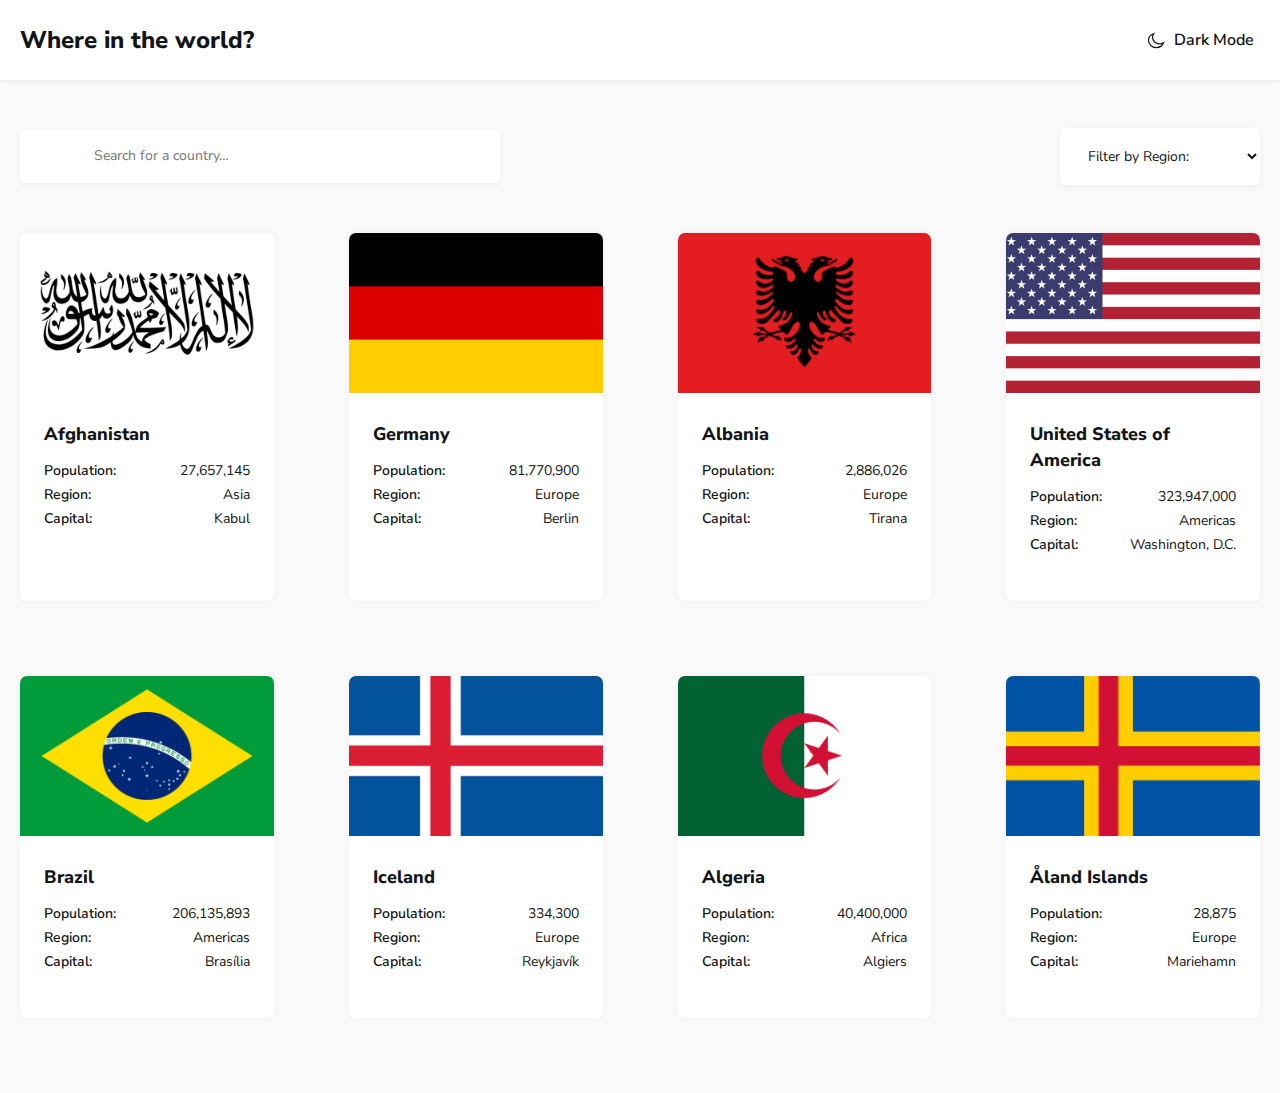
<file: index.html>
<!DOCTYPE html>
<html lang="en">
<head>
    <meta charset="UTF-8">
    <meta http-equiv="X-UA-Compatible" content="IE=edge">
    <meta name="viewport" content="width=device-width, initial-scale=1.0">
    <title>Document</title>

    <!-- STYLESHEET -->
    <link rel="stylesheet" href="css/normalize.css">
    <link rel="stylesheet" href="css/style.css">
</head>
<body>

    <!-- HEADER -->
    <header class="site-header">
        <div class="container site-header-container">
            <a class="site-header-logo" href="index.html">Where in the world?</a>
            <button class="site-header-theme-toggler">
                <span class="site-header-theme-toggler-inner">
                    <svg width="20" height="20" viewBox="0 0 20 20" xmlns="http://www.w3.org/2000/svg">
                        <path fill-rule="evenodd" clip-rule="evenodd" d="M13.5532 13.815C9.66857 13.815 6.51929 10.9278 6.51929 7.36821C6.51929 6.0253 6.96679 4.78158 7.73143 3.75C4.69036 4.69515 2.5 7.33122 2.5 10.4381C2.5 14.3385 5.94929 17.5 10.2036 17.5C13.5929 17.5 16.4696 15.4932 17.5 12.7045C16.375 13.4048 15.0161 13.815 13.5532 13.815Z" fill="#fff" stroke="currentColor" stroke-width="1.25"/>
                    </svg>
                    <span class="site-header-theme-toggler-text">Dark Mode</span>
                </span>
            </button>
        </div>
    </header>


    <!-- MAIN CONTENT -->
    <main class="main-content">
        <div class="container">

            <!-- FILTERS -->
            <section>
                <form class="filters" action="http://echo.htmlacademy.ru" method="GET">
                    <input class="filter-search-input" type="search" name="search" placeholder="Search for a country…" required aria-label="Country name">
                    <select class="filters-region-select" name="region" aria-label="Regions">
                        <option selected disabled>Filter by Region:</option>
                        <option>Africa</option>
                        <option>America</option>
                        <option>Asia</option>
                        <option>Europe</option>
                        <option>Oceania</option>
                    </select>
                </form>
            </section>


            <!-- INDEX-COUNTRIES -->
            <section class="index-conutries">
                <ul class="index-countries-list">
                    <li class="index-countries-item">
                        <div class="index-country">
                            <img class="index-country-flag" src="img/Afghanistan.png" width="264" height="160" alt="Afghanistan" srcset="img/Afghanistan.png 1x, img/Afghanistan@2x.png 2x">
                            <div class="index-country-info">

                                <h3 class="index-country-name">
                                    <a class="index-country-link" href="country.html">
                                        Afghanistan
                                    </a>
                                </h3>
                                <dl class="index-country-details">

                                    <div class="index-country-details-item">
                                        <dt class="index-country-details-title">Population:</dt>
                                        <dd class="index-country-details-value">27,657,145</dd>
                                    </div>

                                    <div class="index-country-details-item">
                                        <dt class="index-country-details-title">Region:</dt>
                                        <dd class="index-country-details-value">Asia</dd>
                                    </div>

                                    <div class="index-country-details-item">
                                        <dt class="index-country-details-title">Capital:</dt>
                                        <dd class="index-country-details-value">Kabul</dd>
                                    </div>

                                </dl>
                            </div>
                        </div>
                    </li>

                    <li class="index-countries-item">
                        <div class="index-country">
                            <img class="index-country-flag" src="img/Germany.png" width="264" height="160" alt="Germany" srcset="img/Germany.png 1x, img/Germany@2x.png 2x">
                            <div class="index-country-info">

                                <h3 class="index-country-name">
                                    <a class="index-country-link" href="country.html">
                                        Germany
                                    </a>
                                </h3>
                                <dl class="index-country-details">

                                    <div class="index-country-details-item">
                                        <dt class="index-country-details-title">Population:</dt>
                                        <dd class="index-country-details-value">81,770,900</dd>
                                    </div>

                                    <div class="index-country-details-item">
                                        <dt class="index-country-details-title">Region:</dt>
                                        <dd class="index-country-details-value">Europe</dd>
                                    </div>

                                    <div class="index-country-details-item">
                                        <dt class="index-country-details-title">Capital:</dt>
                                        <dd class="index-country-details-value">Berlin</dd>
                                    </div>

                                </dl>
                            </div>
                        </div>
                    </li>

                    <li class="index-countries-item">
                        <div class="index-country">
                            <img class="index-country-flag" src="img/Albania.png" width="264" height="160" alt="Albania" srcset="img/Albania.png 1x, img/Albania@2x.png 2x">
                            <div class="index-country-info">

                                <h3 class="index-country-name">
                                    <a class="index-country-link" href="country.html">
                                        Albania
                                    </a>
                                </h3>
                                <dl class="index-country-details">

                                    <div class="index-country-details-item">
                                        <dt class="index-country-details-title">Population:</dt>
                                        <dd class="index-country-details-value">2,886,026</dd>
                                    </div>

                                    <div class="index-country-details-item">
                                        <dt class="index-country-details-title">Region:</dt>
                                        <dd class="index-country-details-value">Europe</dd>
                                    </div>

                                    <div class="index-country-details-item">
                                        <dt class="index-country-details-title">Capital:</dt>
                                        <dd class="index-country-details-value">Tirana</dd>
                                    </div>

                                </dl>
                            </div>
                        </div>
                    </li>

                    <li class="index-countries-item">
                        <div class="index-country">
                            <img class="index-country-flag" src="img/Usa.png" width="264" height="160" alt="USA" srcset="img/Usa.png 1x, img/Usa@2x.png 2x">
                            <div class="index-country-info">

                                <h3 class="index-country-name">
                                    <a class="index-country-link" href="country.html">
                                        United States of America
                                    </a>
                                </h3>
                                <dl class="index-country-details">

                                    <div class="index-country-details-item">
                                        <dt class="index-country-details-title">Population:</dt>
                                        <dd class="index-country-details-value">323,947,000</dd>
                                    </div>

                                    <div class="index-country-details-item">
                                        <dt class="index-country-details-title">Region:</dt>
                                        <dd class="index-country-details-value">Americas</dd>
                                    </div>

                                    <div class="index-country-details-item">
                                        <dt class="index-country-details-title">Capital:</dt>
                                        <dd class="index-country-details-value">Washington, D.C.</dd>
                                    </div>

                                </dl>
                            </div>
                        </div>
                    </li>

                    <li class="index-countries-item">
                        <div class="index-country">
                            <img class="index-country-flag" src="img/Brazil.png" width="264" height="160" alt="Brazil" srcset="img/Brazil.png 1x, img/Brazil@2x.png 2x">
                            <div class="index-country-info">

                                <h3 class="index-country-name">
                                    <a class="index-country-link" href="country.html">
                                        Brazil
                                    </a>
                                </h3>
                                <dl class="index-country-details">

                                    <div class="index-country-details-item">
                                        <dt class="index-country-details-title">Population:</dt>
                                        <dd class="index-country-details-value">206,135,893</dd>
                                    </div>

                                    <div class="index-country-details-item">
                                        <dt class="index-country-details-title">Region:</dt>
                                        <dd class="index-country-details-value">Americas</dd>
                                    </div>

                                    <div class="index-country-details-item">
                                        <dt class="index-country-details-title">Capital:</dt>
                                        <dd class="index-country-details-value">Brasília</dd>
                                    </div>

                                </dl>
                            </div>
                        </div>
                    </li>

                    <li class="index-countries-item">
                        <div class="index-country">
                            <img class="index-country-flag" src="img/Iceland.png" width="264" height="160" alt="Iceland" srcset="img/Iceland.png 1x, img/Iceland@2x.png 2x">
                            <div class="index-country-info">

                                <h3 class="index-country-name">
                                    <a class="index-country-link" href="country.html">
                                        Iceland
                                    </a>
                                </h3>
                                <dl class="index-country-details">

                                    <div class="index-country-details-item">
                                        <dt class="index-country-details-title">Population:</dt>
                                        <dd class="index-country-details-value">334,300</dd>
                                    </div>

                                    <div class="index-country-details-item">
                                        <dt class="index-country-details-title">Region:</dt>
                                        <dd class="index-country-details-value">Europe</dd>
                                    </div>

                                    <div class="index-country-details-item">
                                        <dt class="index-country-details-title">Capital:</dt>
                                        <dd class="index-country-details-value">Reykjavík</dd>
                                    </div>

                                </dl>
                            </div>
                        </div>
                    </li>

                    <li class="index-countries-item">
                        <div class="index-country">
                            <img class="index-country-flag" src="img/Algeria.png" width="264" height="160" alt="Algeria" srcset="img/Algeria.png 1x, img/Algeria.png@2x.png 2x">
                            <div class="index-country-info">

                                <h3 class="index-country-name">
                                    <a class="index-country-link" href="country.html">
                                        Algeria
                                    </a>
                                </h3>
                                <dl class="index-country-details">

                                    <div class="index-country-details-item">
                                        <dt class="index-country-details-title">Population:</dt>
                                        <dd class="index-country-details-value">40,400,000</dd>
                                    </div>

                                    <div class="index-country-details-item">
                                        <dt class="index-country-details-title">Region:</dt>
                                        <dd class="index-country-details-value">Africa</dd>
                                    </div>

                                    <div class="index-country-details-item">
                                        <dt class="index-country-details-title">Capital:</dt>
                                        <dd class="index-country-details-value">Algiers</dd>
                                    </div>

                                </dl>
                            </div>
                        </div>
                    </li>

                    <li class="index-countries-item">
                        <div class="index-country">
                            <img class="index-country-flag" src="img/Aland.png" width="264" height="160" alt="Aland" srcset="img/Aland.png 1x, img/Aland.png@2x.png 2x">
                            <div class="index-country-info">

                                <h3 class="index-country-name">
                                    <a class="index-country-link" href="country.html">
                                        Åland Islands
                                    </a>
                                </h3>
                                <dl class="index-country-details">

                                    <div class="index-country-details-item">
                                        <dt class="index-country-details-title">Population:</dt>
                                        <dd class="index-country-details-value">28,875</dd>
                                    </div>

                                    <div class="index-country-details-item">
                                        <dt class="index-country-details-title">Region:</dt>
                                        <dd class="index-country-details-value">Europe</dd>
                                    </div>

                                    <div class="index-country-details-item">
                                        <dt class="index-country-details-title">Capital:</dt>
                                        <dd class="index-country-details-value">Mariehamn</dd>
                                    </div>

                                </dl>
                            </div>
                        </div>
                    </li>
                </ul>
            </section>

        </div>
    </main>

    <script src="js/main.js"></script>
</body>
</html>
</file>
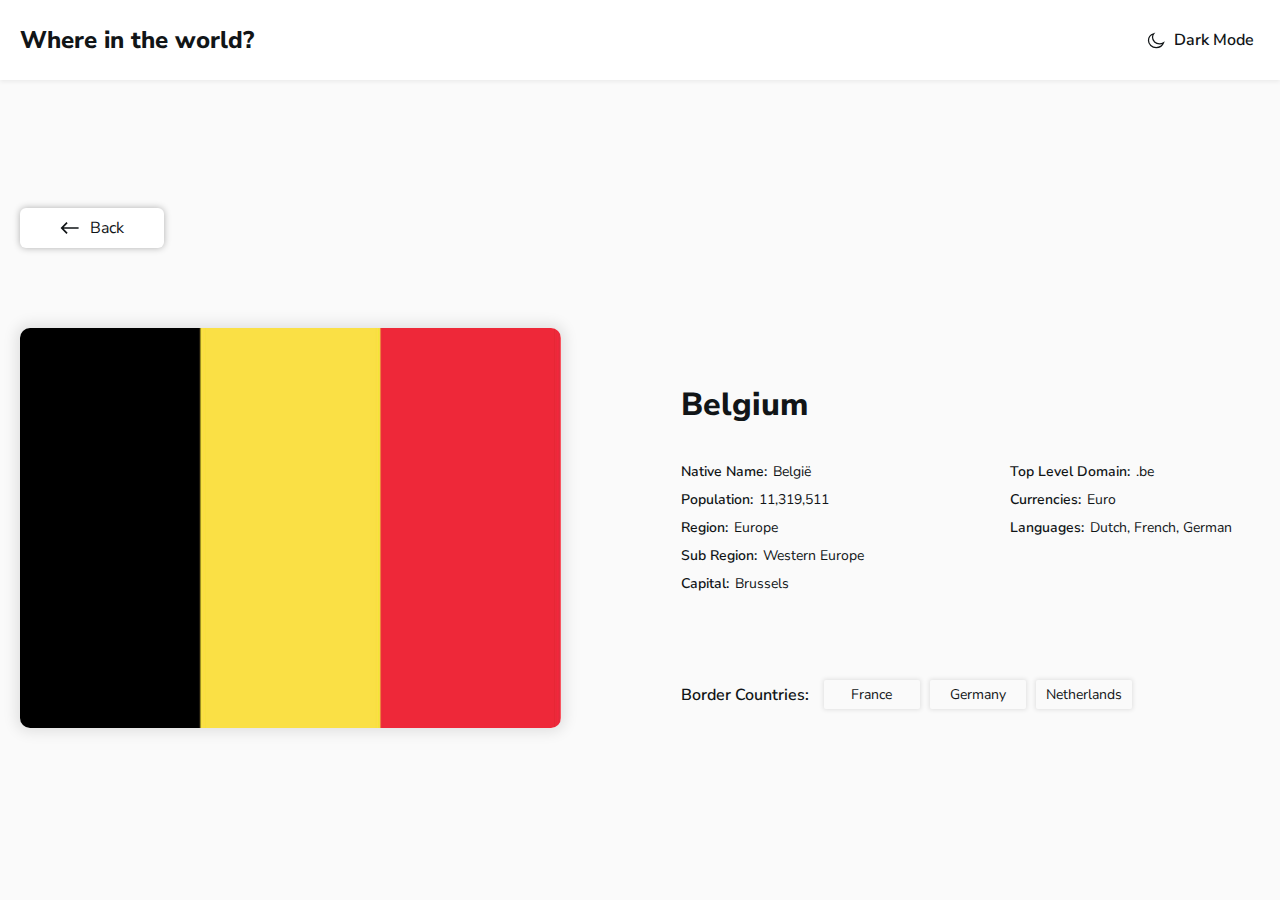
<file: country.html>
<!DOCTYPE html>
<html lang="en">
<head>
    <meta charset="UTF-8">
    <meta http-equiv="X-UA-Compatible" content="IE=edge">
    <meta name="viewport" content="width=device-width, initial-scale=1.0">
    <title>Document</title>

    <!-- STYLESHEET -->
    <link rel="stylesheet" href="css/normalize.css">
    <link rel="stylesheet" href="css/style.css">
</head>
<body>

    <!-- HEADER -->
    <header class="site-header">
        <div class="container site-header-container">
            <a class="site-header-logo" href="index.html">Where in the world?</a>
            <button class="site-header-theme-toggler">
                <span class="site-header-theme-toggler-inner">
                    <svg width="20" height="20" viewBox="0 0 20 20" xmlns="http://www.w3.org/2000/svg">
                        <path fill-rule="evenodd" clip-rule="evenodd" d="M13.5532 13.815C9.66857 13.815 6.51929 10.9278 6.51929 7.36821C6.51929 6.0253 6.96679 4.78158 7.73143 3.75C4.69036 4.69515 2.5 7.33122 2.5 10.4381C2.5 14.3385 5.94929 17.5 10.2036 17.5C13.5929 17.5 16.4696 15.4932 17.5 12.7045C16.375 13.4048 15.0161 13.815 13.5532 13.815Z" fill="#fff" stroke="currentColor" stroke-width="1.25"/>
                    </svg>
                    <span class="site-header-theme-toggler-text">Dark Mode</span>
                </span>
            </button>
        </div>
    </header>


    <!-- MAIN CONTENT -->
    <main class="main-content main-content-inner">
        <div class="container">

            <div class="country-page-back-wrapper">
                <a href="index.html" class="country-page-back-link">
                    <svg class="country-page-back-icon" width="20" height="20" viewBox="0 0 20 20" xmlns="http://www.w3.org/2000/svg">
                        <g id="call-made">
                        <path id="Shape" fill-rule="evenodd" clip-rule="evenodd" d="M6.46447 4.10744L7.64298 5.28596L3.75389 9.17504L18.6031 9.17504L18.6031 10.825L3.75389 10.825L7.64298 14.714L6.46447 15.8926L0.57191 10L6.46447 4.10744Z" fill="currentColor"/>
                        </g>
                        </svg>
                    <span class="country-page-title">Back</span>
                </a>
            </div>


            <!-- COUNTRY PAGE FLAG INFO -->
            <div class="country-page-flag-info">
                <img class="country-page-flag" src="img/flag-belgium-big.jpg" alt="" width="560" height="400" srcset="img/flag-belgium-big.jpg 1x, img/flag-belgium-big@2x.jpg 2x">

                <div class="country-page-info">
                    <h1 class="country-page-info-heading">Belgium</h1>

                    <div class="country-page-dls-wrapper">
                        <dl class="country-page-details">
                            <div class="country-page-details-item">
                                <dt class="country-page-details-title">Native Name:</dt>
                                <dd class="country-page-details-value">België</dd>
                            </div>

                            <div class="country-page-details-item">
                                <dt class="country-page-details-title">Population:</dt>
                                <dd class="country-page-details-value">11,319,511</dd>
                            </div>

                            <div class="country-page-details-item">
                                <dt class="country-page-details-title">Region:</dt>
                                <dd class="country-page-details-value">Europe</dd>
                            </div>

                            <div class="country-page-details-item">
                                <dt class="country-page-details-title">Sub Region:</dt>
                                <dd class="country-page-details-value">Western Europe</dd>
                            </div>

                            <div class="country-page-details-item">
                                <dt class="country-page-details-title">Capital:</dt>
                                <dd class="country-page-details-value">Brussels</dd>
                            </div>
                        </dl>

                        <dl class="country-page-details">
                            <div class="country-page-details-item">
                                <dt class="country-page-details-title">Top Level Domain:</dt>
                                <dd class="country-page-details-value">.be</dd>
                            </div>

                            <div class="country-page-details-item">
                                <dt class="country-page-details-title">Currencies:</dt>
                                <dd class="country-page-details-value">Euro</dd>
                            </div>

                            <div class="country-page-details-item">
                                <dt class="country-page-details-title">Languages:</dt>
                                <dd class="country-page-details-value">Dutch, French, German</dd>
                            </div>
                        </dl>

                    </div>


                    <!-- BORDER COUNTRIES -->
                <section class="country-page-border-countries">
                    <h2 class="country-page-border-countries-heading">Border Countries:</h2>

                    <div class="country-page-border-countries-list">
                        <a class="country-page-border-countries-link" href="index.html">France</a>
                        <a class="country-page-border-countries-link" href="index.html">Germany</a>
                        <a class="country-page-border-countries-link" href="index.html">Netherlands</a>
                    </div>

                </section>

                </div>

            </div>

        </div>
    </main>

    <script src="js/main.js"></script>
</body>
</html>
</file>
<file: css/style.css>
:root {
    --body-bg: #fafafa;
    --elemen-bg: #fff;
    --text-color: #111517;
}


/* FONTS */
/* nunito-sans-300 - latin */
@font-face {
    font-display: swap;
    font-family: 'Nunito Sans';
    font-style: normal;
    font-weight: 300;
    src: url('../fonts/nunito-sans-v15-latin-300.woff2') format('woff2'); /* Chrome 36+, Opera 23+, Firefox 39+, Safari 12+, iOS 10+ */
  }
  /* nunito-sans-regular - latin */
  @font-face {
    font-display: swap;
    font-family: 'Nunito Sans';
    font-style: normal;
    font-weight: 400;
    src: url('../fonts/nunito-sans-v15-latin-regular.woff2') format('woff2'); /* Chrome 36+, Opera 23+, Firefox 39+, Safari 12+, iOS 10+ */
  }
  /* nunito-sans-600 - latin */
  @font-face {
    font-display: swap;
    font-family: 'Nunito Sans';
    font-style: normal;
    font-weight: 600;
    src: url('../fonts/nunito-sans-v15-latin-600.woff2') format('woff2'); /* Chrome 36+, Opera 23+, Firefox 39+, Safari 12+, iOS 10+ */
  }
  /* nunito-sans-800 - latin */
  @font-face {
    font-display: swap;
    font-family: 'Nunito Sans';
    font-style: normal;
    font-weight: 800;
    src: url('../fonts/nunito-sans-v15-latin-800.woff2') format('woff2'); /* Chrome 36+, Opera 23+, Firefox 39+, Safari 12+, iOS 10+ */
  }


/* GLOBAL */
html {
    box-sizing: border-box;
    height: 100%;
    scroll-behavior: smooth;
}

*,
*::before,
*::after {
    box-sizing: inherit;
}

body {
    display: flex;
    flex-direction: column;
    padding: 0;
    margin: 0;
    height: 100%;
    font-size: 14px;
    line-height: 16px;
    font-family: 'Nunito Sans', 'Arial', sans-serif;
    background-color: var(--body-bg);
    color: #222;
    transition: background-color 0.5s ease,
    color 0.5s ease;
}

img {
    max-width: 100%;
    height: auto;
}

a {
    text-decoration: none;
    color: var(--text-color);
}

/* CONTAINER */
.container {
    width: 100%;
    max-width: 1320px;
    padding-left: 20px;
    padding-right: 20px;
    margin-left: auto;
    margin-right: auto;
}


/* DARK MODE */
.dark-mode {
    --body-bg: #202c36;
    --elemen-bg: #2b3844;
    --text-color: #fff;
}


/* MAIN CONTENT */
.main-content {
    margin-top: 48px;
    padding-bottom: 48px;
    flex-grow: 1;
}

.main-content-inner {
    padding-top: 80px;
    padding-bottom: 48px;
}


/* SITE HEADER */
.site-header {
    padding-top: 24px;
    padding-bottom: 24px;
    background-color: var(--elemen-bg);
    box-shadow: 0px 2px 4px 0px rgba(0, 0, 0, 0.06);
}

.site-header-container {
    display: flex;
    align-items: center;
    justify-content: space-between;
}

.site-header-logo {
    font-size: 24px;
    font-weight: 800;
    line-height: normal;
    color: var(--text-color);
    text-decoration: none;
}

.site-header-logo:hover {
    opacity: 0.8;
}

.site-header-logo:active {
    opacity: 0.6;
}

.site-header-theme-toggler {
    cursor: pointer;
    margin: 0;
    border: 0;
    background-color: transparent;
}

.site-header-theme-toggler-inner {
    display: flex;
    align-items: center;
    color: var(--text-color);
}

.site-header-theme-toggler-text {
    margin-left: 8px;
    font-size: 16px;
    font-weight: 600;
    line-height: normal;
    color: var(--text-color);
}


/* FILTERS */
.filters {
    display: flex;
    align-items: center;
    justify-content: space-between;
    margin-bottom: 48px;
}

.filter-search-input {
    min-width: 480px;
    padding: 18px 74px;
    color: var(--text-color);
    background-color: var(--elemen-bg);
    border: 0;
    border-radius: 5px;
    box-shadow: 0px 2px 9px 0px rgba(0, 0, 0, 0.05);
}

.filters-region-select {
    min-width: 200px;
    padding: 18px 24px;
    color: var(--text-color);
    background-color: var(--elemen-bg);
    border: 0;
    border-radius: 5px;
    box-shadow: 0px 2px 9px 0px rgba(0, 0, 0, 0.05);
}


/* INDEX COUNTRIES */
.index-countries-list {
    display: flex;
    flex-wrap: wrap;
    padding: 0;
    margin: 0;
    margin-left: -75px;
    margin-bottom: -75px;
    list-style: none;
}

.index-countries-item {
    display: flex;
    flex-direction: column;
    width: calc(25% - 75px);
    margin-left: 75px;
    margin-bottom: 75px;
}

.index-country {
    flex-grow: 1;
    border-radius: 7px;
    overflow: hidden;
    background-color: var(--elemen-bg);
    color: var(--text-color);
    box-shadow: 0px 0px 7px 2px rgba(0, 0, 0, 0.03);
}

.index-country-flag {
    width: 100%;
    height: 160px;
    object-fit: cover;
}

.index-country-info {
    flex-grow: 1;
    padding: 24px 24px 48px;
}

.index-country-name {
    display: inline-block;
    margin: 0;
    margin-bottom: 16px;
    font-size: 18px;
    line-height: 26px;
    font-weight: 800;
    transition: transform 0.3s ease;
}

.index-country-name:hover {
    transform: translateX(5px);
}

.index-country-details {
    margin: 0;
}

.index-country-details-item {
    display: flex;
    flex-wrap: wrap;
    justify-content: space-between;
}

.index-country-details-item:not(:last-child) {
    margin-bottom: 8px;
}

.index-country-details-title {
    font-weight: 600;
}

.index-country-details-value {
    margin-left: 6px;
}


/* COUNTRY PAGE */
.country-page-back-wrapper {
    margin-bottom: 80px;
}

.country-page-back-link {
    display: inline-flex;
    padding: 10px 40px;
    align-items: center;
    background-color: var(--elemen-bg);
    box-shadow: 0px 0px 7px 0px rgba(0, 0, 0, 0.3);
    border-radius: 6px;
    transition: opacity 0.4s ease,
        color 0.4s ease;
}

.country-page-back-link:hover {
    opacity: 0.8;
}

.country-page-back-link:active {
    opacity: 0.6;
}


.country-page-back-icon {
    width: 20px;
    height: 20px;
    margin-right: 10px;
}

.country-page-title {
    font-size: 16px;
    line-height: 20px;
}


/* COUNTRY PAGE FLAG INFO */
.country-page-flag-info {
    display: flex;
    align-items: center;
}

.country-page-flag {
    margin-right: 120px;
    width: 560px;
    height: 400px;
    border-radius: 10px;
    box-shadow: 0px 0px 14px 4px rgba(0, 0, 0, 0.1);
    object-fit: cover;
}

.country-page-info {
    width: 600px;
    padding-top: 40px;
}

.country-page-info-heading {
    margin-top: 0;
    margin-bottom: 24px;
    font-size: 32px;
    line-height: normal;
    font-weight: 800;
    color: var(--text-color);
}

.country-page-dls-wrapper {
    display: flex;
    justify-content: space-between;
    margin-bottom: 70px;
}

.country-page-details {
    width: 250px;
}

.country-page-details-item {
    display: flex;
}

.country-page-details-item:not(:last-child) {
    margin-bottom: 12px;
}

.country-page-details-title {
    font-weight: 600;
    margin-right: 6px;
    color: var(--text-color);
}

.country-page-details-value {
    margin: 0;
    color: var(--text-color);
}


/* BORDER COUNTRIES */
.country-page-border-countries {
    display: flex;
    align-items: center;
}
.country-page-border-countries-heading {
    margin: 0;
    margin-right: 15px;
    font-size: 16px;
    line-height: 24px;
    font-weight: 600;
    color: var(--text-color);
}
.country-page-border-countries-list {
    display: flex;
    flex-wrap: wrap;
}
.country-page-border-countries-link {
    min-width: 96px;
    padding: 5px 10px;
    margin-top: 4px;
    margin-bottom: 4px;
    text-align: center;
    font-size: 14px;
    line-height: normal;
    border-radius: 2px;
    box-shadow: 0px 0px 4px 1px rgba(0, 0, 0, 0.10);
    transition: opacity 0.4s ease,
        color 0.4s ease;
}

.country-page-border-countries-link:not(:last-child) {
    margin-right: 10px;
}

.country-page-border-countries-link:hover {
    opacity: 0.8;
}

.country-page-border-countries-link:active {
    opacity: 0.6;
}
</file>
